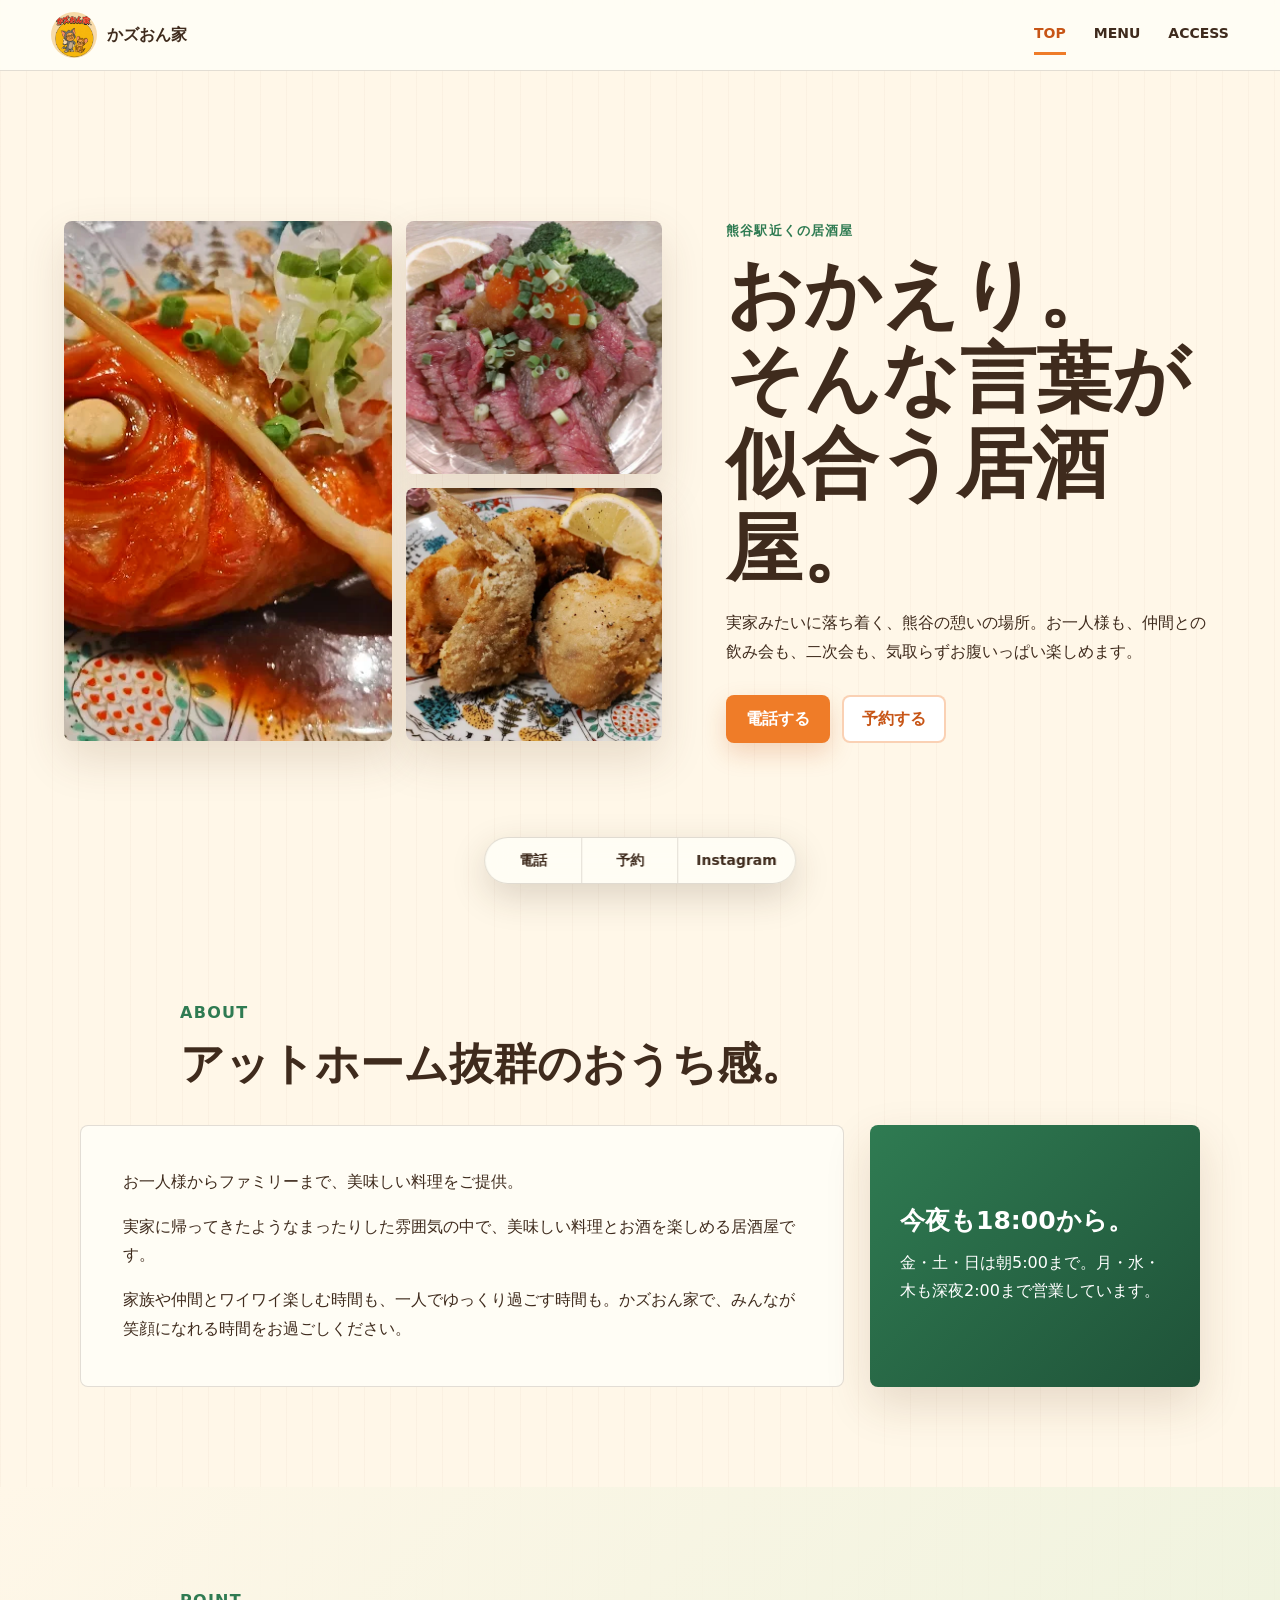
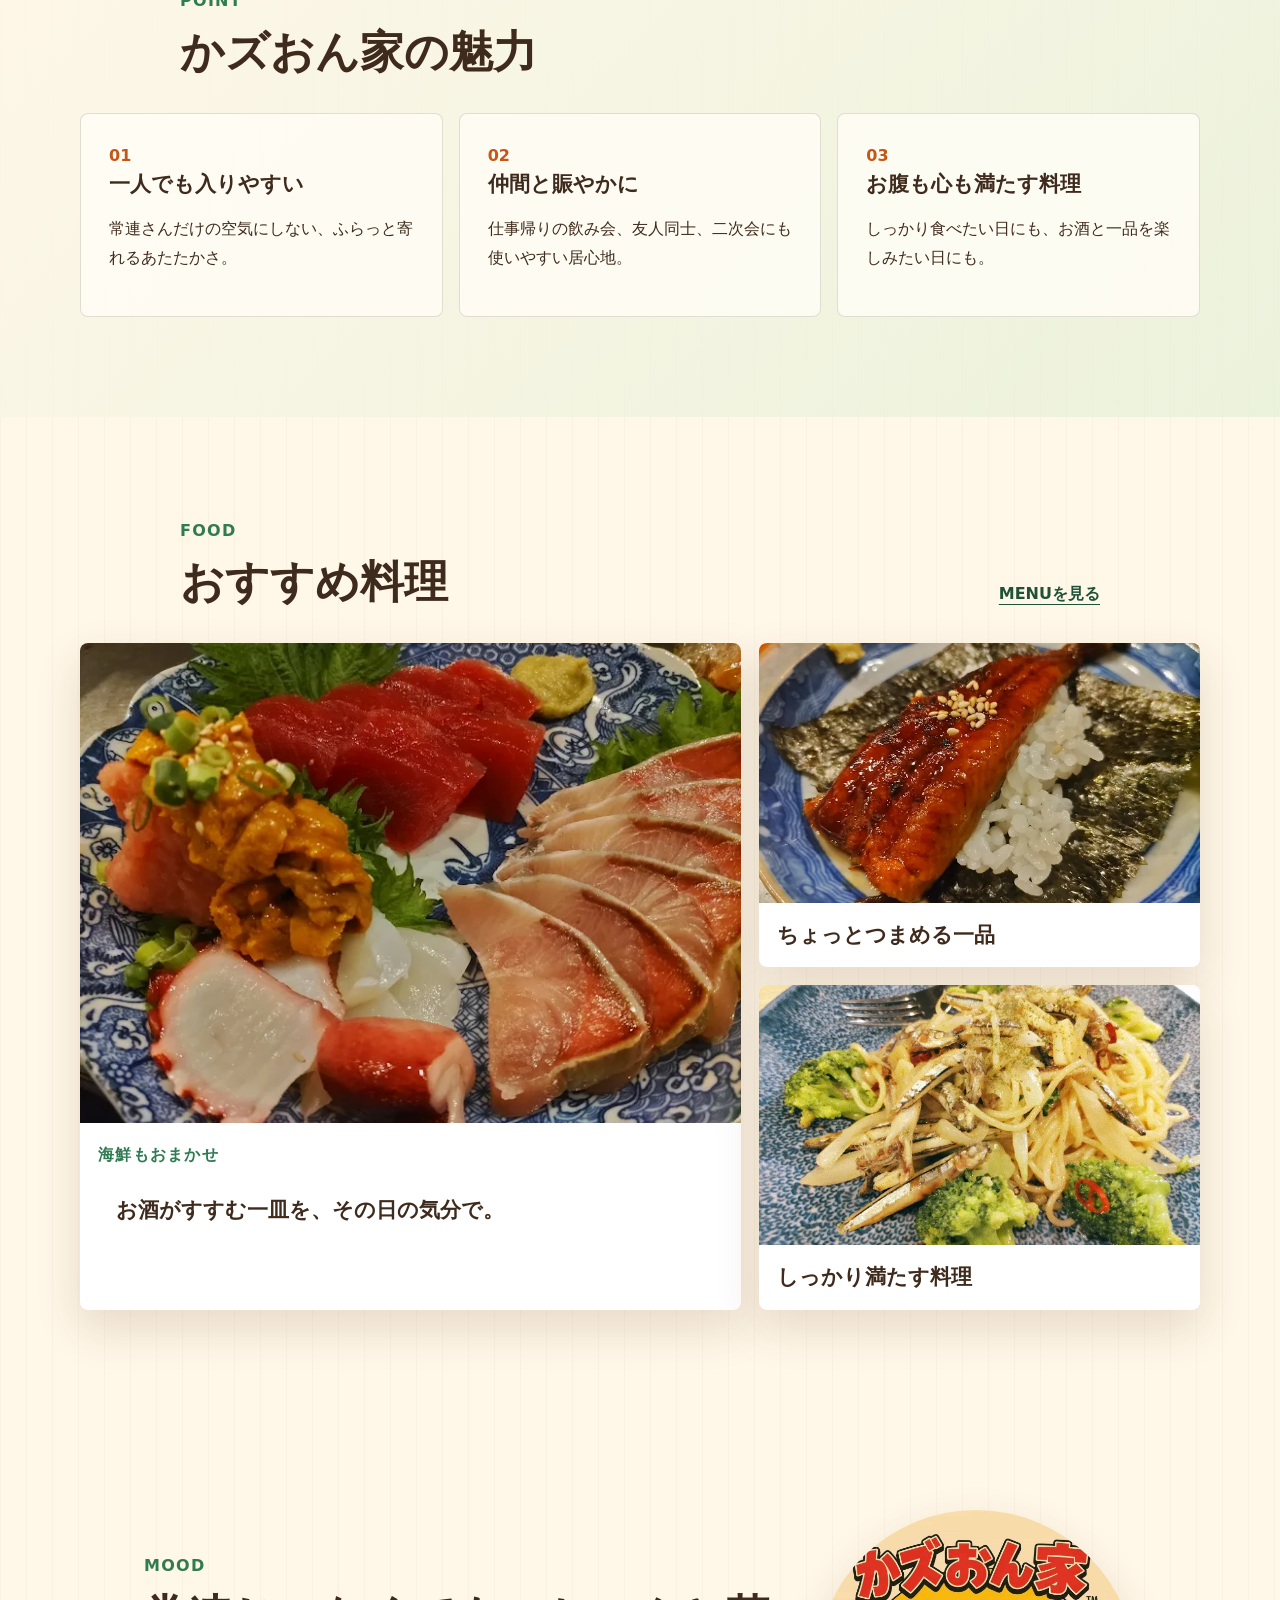
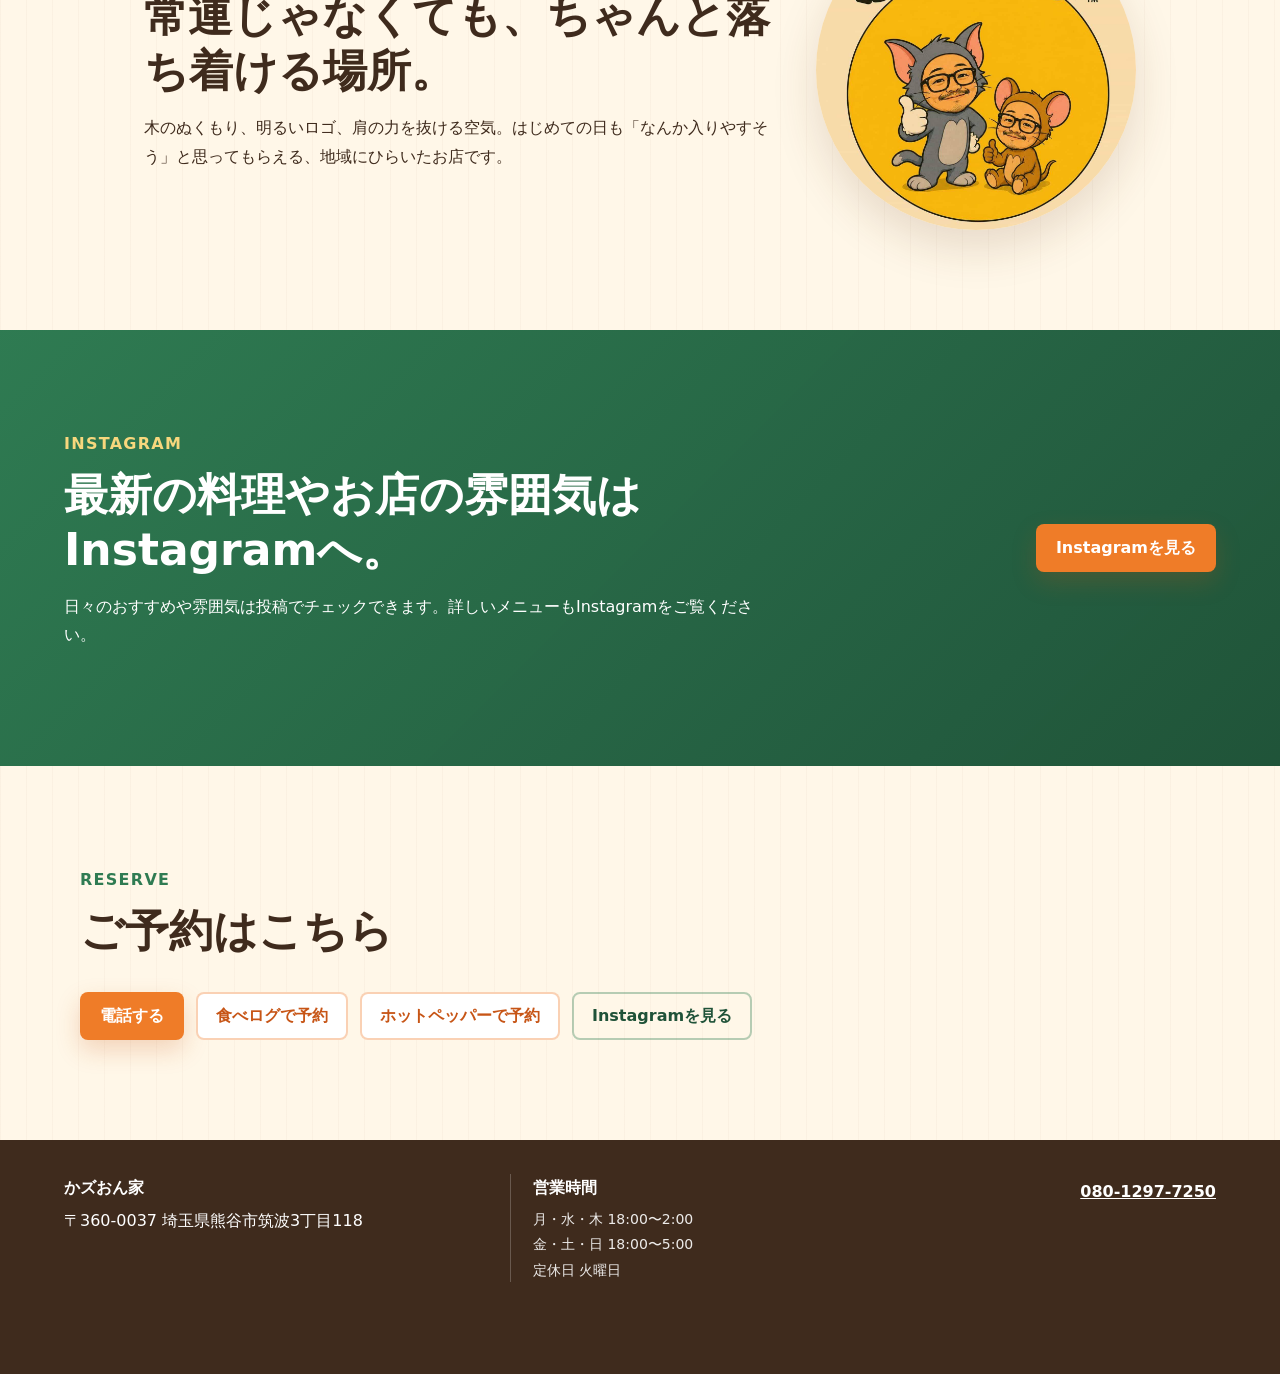
<file: index.html>
<!doctype html>
<html lang="ja">
<head>
  <meta charset="utf-8">
  <meta name="viewport" content="width=device-width, initial-scale=1">
  <title>かズおん家 | 熊谷駅近くのアットホームな居酒屋</title>
  <meta name="description" content="熊谷市筑波の居酒屋「かズおん家」。実家みたいに落ち着く雰囲気で、一人飲み、飲み会、深夜営業、宴会にも。電話・食べログ・ホットペッパーから予約できます。">
  <meta name="keywords" content="熊谷 居酒屋,熊谷駅 居酒屋,熊谷 飲み会,熊谷 一人飲み,熊谷 深夜営業,熊谷 宴会,かズおん家,熊谷 グルメ,熊谷 居酒屋 おすすめ">
  <meta property="og:title" content="かズおん家 | 熊谷の居酒屋">
  <meta property="og:description" content="おかえり。そんな言葉が似合う、熊谷のアットホームな居酒屋。">
  <meta property="og:type" content="website">
  <meta property="og:image" content="assets/logo.jpg">
  <link rel="icon" href="assets/logo.jpg">
  <link rel="stylesheet" href="styles.css">
</head>
<body>
  <header class="site-header">
    <a class="brand" href="index.html" aria-label="かズおん家 トップへ">
      <img src="assets/logo.jpg" alt="かズおん家 ロゴ">
      <span>かズおん家</span>
    </a>
    <nav class="global-nav" aria-label="主要ナビゲーション">
      <a href="index.html" aria-current="page">TOP</a>
      <a href="menu.html">MENU</a>
      <a href="access.html">ACCESS</a>
    </nav>
  </header>

  <main>
    <section class="hero">
      <div class="hero-media">
        <img src="assets/photo-04.webp" alt="煮付け料理の大皿">
        <img src="assets/photo-06.webp" alt="肉料理の盛り合わせ">
        <img src="assets/photo-05.webp" alt="揚げ物の盛り合わせ">
      </div>
      <div class="hero-copy">
        <p class="eyebrow">熊谷駅近くの居酒屋</p>
        <h1>おかえり。<br>そんな言葉が似合う居酒屋。</h1>
        <p>実家みたいに落ち着く、熊谷の憩いの場所。お一人様も、仲間との飲み会も、二次会も、気取らずお腹いっぱい楽しめます。</p>
        <div class="hero-actions">
          <a class="button primary" href="tel:08012977250">電話する</a>
          <a class="button secondary" href="https://www.hotpepper.jp/strJ003784474/" target="_blank" rel="noopener">予約する</a>
        </div>
      </div>
    </section>

    <section class="intro section">
      <div class="section-heading">
        <p class="eyebrow">ABOUT</p>
        <h2>アットホーム抜群のおうち感。</h2>
      </div>
      <div class="intro-grid">
        <div class="intro-text">
          <p>お一人様からファミリーまで、美味しい料理をご提供。</p>
          <p>実家に帰ってきたようなまったりした雰囲気の中で、美味しい料理とお酒を楽しめる居酒屋です。</p>
          <p>家族や仲間とワイワイ楽しむ時間も、一人でゆっくり過ごす時間も。かズおん家で、みんなが笑顔になれる時間をお過ごしください。</p>
        </div>
        <div class="info-note">
          <strong>今夜も18:00から。</strong>
          <span>金・土・日は朝5:00まで。月・水・木も深夜2:00まで営業しています。</span>
        </div>
      </div>
    </section>

    <section class="charms section warm-band">
      <div class="section-heading">
        <p class="eyebrow">POINT</p>
        <h2>かズおん家の魅力</h2>
      </div>
      <div class="point-list">
        <article>
          <span>01</span>
          <h3>一人でも入りやすい</h3>
          <p>常連さんだけの空気にしない、ふらっと寄れるあたたかさ。</p>
        </article>
        <article>
          <span>02</span>
          <h3>仲間と賑やかに</h3>
          <p>仕事帰りの飲み会、友人同士、二次会にも使いやすい居心地。</p>
        </article>
        <article>
          <span>03</span>
          <h3>お腹も心も満たす料理</h3>
          <p>しっかり食べたい日にも、お酒と一品を楽しみたい日にも。</p>
        </article>
      </div>
    </section>

    <section class="recommend section">
      <div class="section-heading split">
        <div>
          <p class="eyebrow">FOOD</p>
          <h2>おすすめ料理</h2>
        </div>
        <a class="text-link" href="menu.html">MENUを見る</a>
      </div>
      <div class="food-showcase">
        <article class="feature-food">
          <img src="assets/photo-11.webp" alt="刺身と海鮮の盛り合わせ">
          <div>
            <p class="eyebrow">海鮮もおまかせ</p>
            <h3>お酒がすすむ一皿を、その日の気分で。</h3>
          </div>
        </article>
        <article>
          <img src="assets/photo-10.webp" alt="明太子と海苔の料理">
          <h3>ちょっとつまめる一品</h3>
        </article>
        <article>
          <img src="assets/photo-13.webp" alt="パスタ料理">
          <h3>しっかり満たす料理</h3>
        </article>
      </div>
    </section>

    <section class="inside section">
      <div class="inside-copy">
        <p class="eyebrow">MOOD</p>
        <h2>常連じゃなくても、ちゃんと落ち着ける場所。</h2>
        <p>木のぬくもり、明るいロゴ、肩の力を抜ける空気。はじめての日も「なんか入りやすそう」と思ってもらえる、地域にひらいたお店です。</p>
      </div>
      <img class="logo-large" src="assets/logo.jpg" alt="かズおん家の親しみやすいロゴ">
    </section>

    <section class="instagram section green-band">
      <div>
        <p class="eyebrow">INSTAGRAM</p>
        <h2>最新の料理やお店の雰囲気はInstagramへ。</h2>
        <p>日々のおすすめや雰囲気は投稿でチェックできます。詳しいメニューもInstagramをご覧ください。</p>
      </div>
      <a class="button primary" href="https://www.instagram.com/kazu0nchi/?hl=ja" target="_blank" rel="noopener">Instagramを見る</a>
    </section>

    <section class="reserve section">
      <div class="section-heading">
        <p class="eyebrow">RESERVE</p>
        <h2>ご予約はこちら</h2>
      </div>
      <div class="cta-grid">
        <a class="button primary" href="tel:08012977250">電話する</a>
        <a class="button secondary" href="https://tabelog.com/saitama/A1105/A110501/11062223/" target="_blank" rel="noopener">食べログで予約</a>
        <a class="button secondary" href="https://www.hotpepper.jp/strJ003784474/" target="_blank" rel="noopener">ホットペッパーで予約</a>
        <a class="button ghost" href="https://www.instagram.com/kazu0nchi/?hl=ja" target="_blank" rel="noopener">Instagramを見る</a>
      </div>
    </section>
  </main>

  <footer class="site-footer">
    <div class="footer-shop">
      <strong>かズおん家</strong>
      <p>〒360-0037 埼玉県熊谷市筑波3丁目118</p>
    </div>
    <div class="footer-hours">
      <strong>営業時間</strong>
      <p>月・水・木 18:00〜2:00</p>
      <p>金・土・日 18:00〜5:00</p>
      <p>定休日 火曜日</p>
    </div>
    <p class="footer-tel"><a href="tel:08012977250">080-1297-7250</a></p>
  </footer>

  <div class="fixed-cta" aria-label="予約導線">
    <a href="tel:08012977250">電話</a>
    <a href="https://www.hotpepper.jp/strJ003784474/" target="_blank" rel="noopener">予約</a>
    <a href="https://www.instagram.com/kazu0nchi/?hl=ja" target="_blank" rel="noopener">Instagram</a>
  </div>
</body>
</html>
</file>
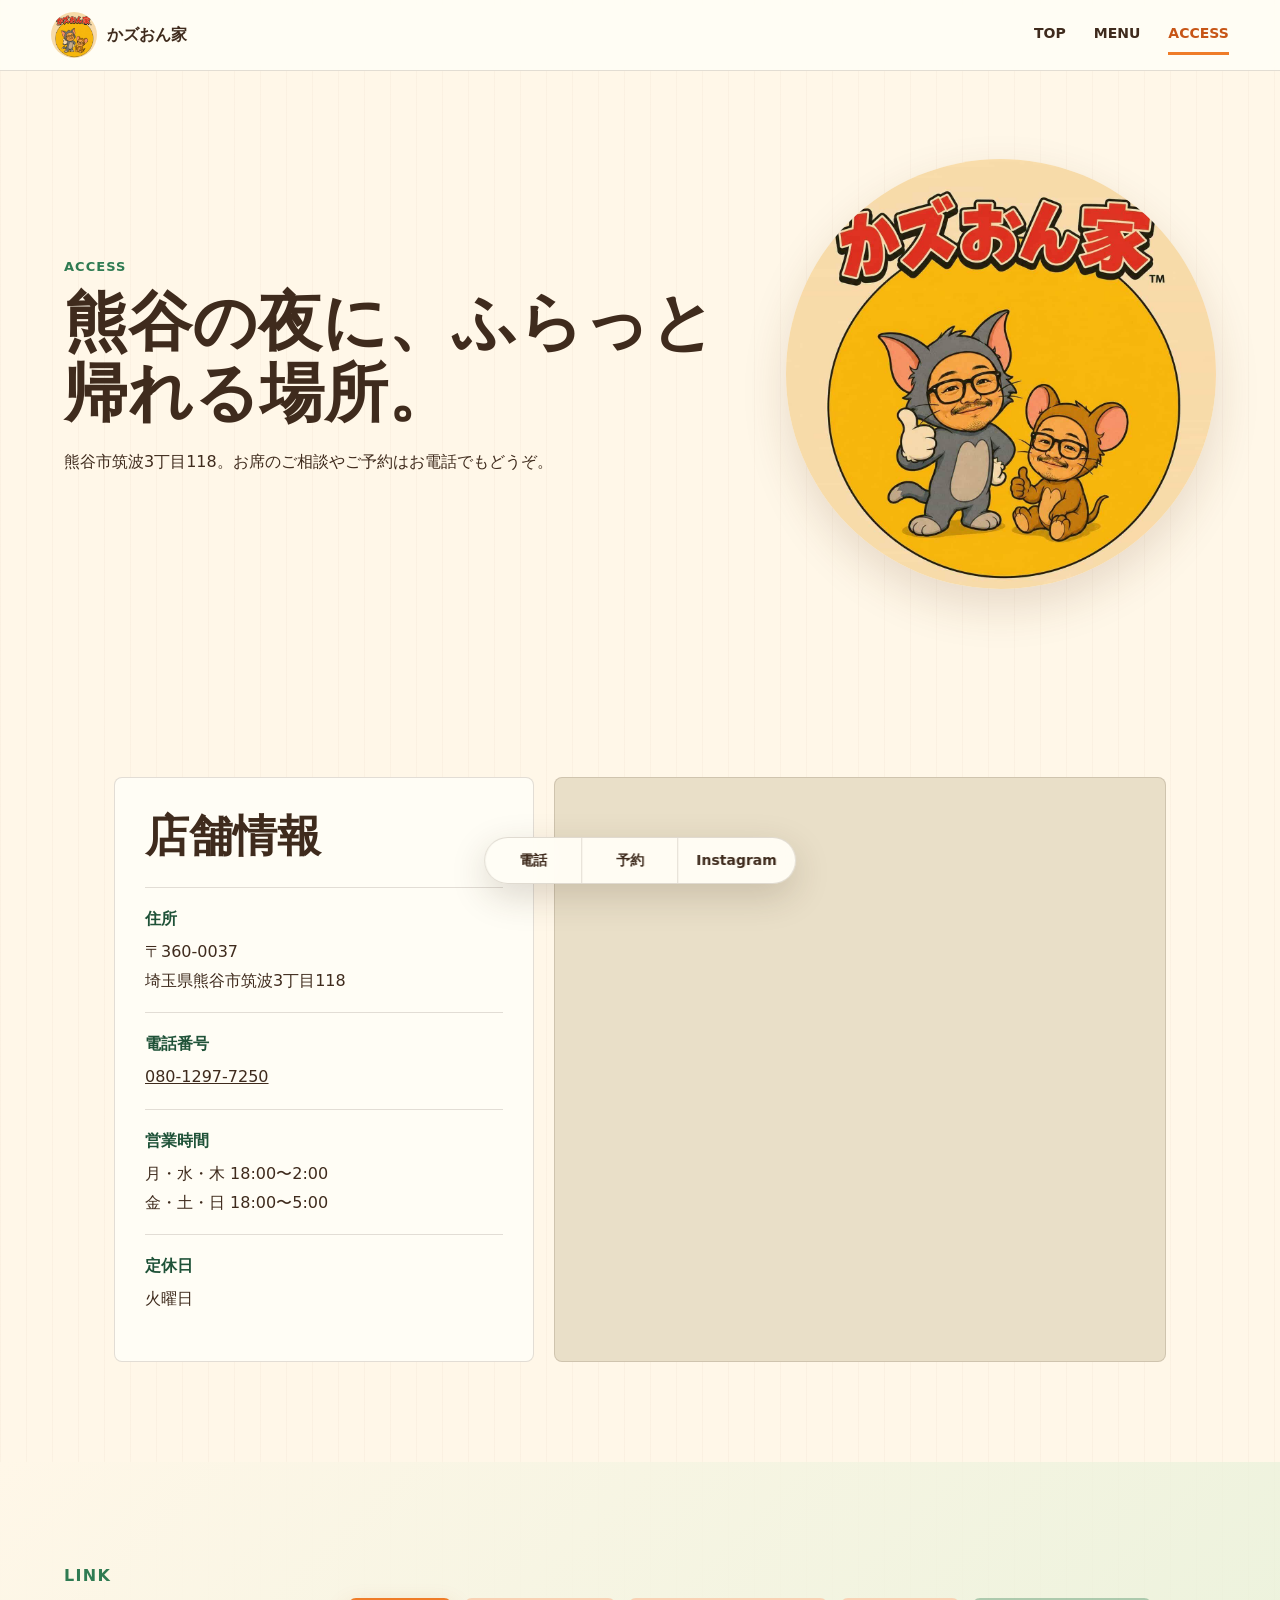
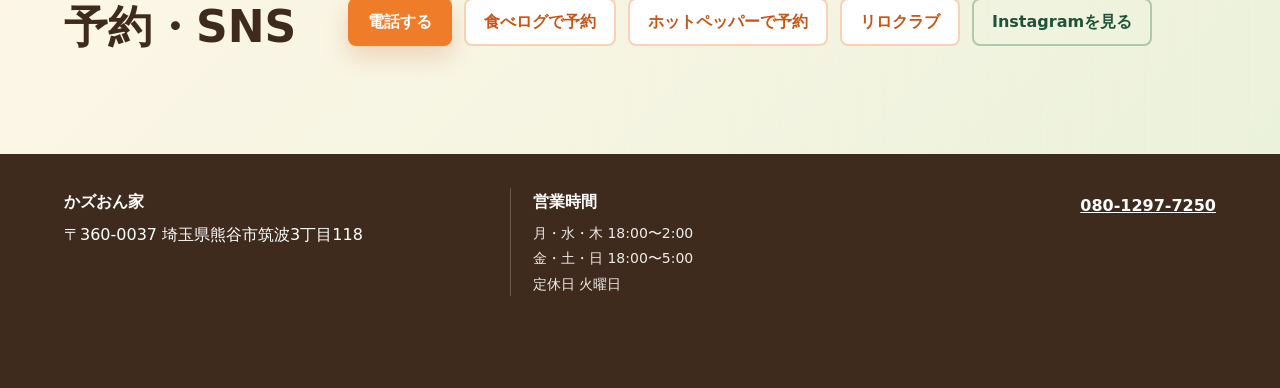
<file: access.html>
<!doctype html>
<html lang="ja">
<head>
  <meta charset="utf-8">
  <meta name="viewport" content="width=device-width, initial-scale=1">
  <title>ACCESS | かズおん家</title>
  <meta name="description" content="居酒屋「かズおん家」へのアクセス。埼玉県熊谷市筑波3丁目118、電話080-1297-7250。火曜定休、土日は朝5時まで営業。">
  <link rel="icon" href="assets/logo.jpg">
  <link rel="stylesheet" href="styles.css">
</head>
<body>
  <header class="site-header">
    <a class="brand" href="index.html" aria-label="かズおん家 トップへ">
      <img src="assets/logo.jpg" alt="かズおん家 ロゴ">
      <span>かズおん家</span>
    </a>
    <nav class="global-nav" aria-label="主要ナビゲーション">
      <a href="index.html">TOP</a>
      <a href="menu.html">MENU</a>
      <a href="access.html" aria-current="page">ACCESS</a>
    </nav>
  </header>

  <main>
    <section class="page-hero access-hero">
      <div>
        <p class="eyebrow">ACCESS</p>
        <h1>熊谷の夜に、ふらっと帰れる場所。</h1>
        <p>熊谷市筑波3丁目118。お席のご相談やご予約はお電話でもどうぞ。</p>
      </div>
      <img src="assets/logo.jpg" alt="かズおん家 ロゴ">
    </section>

    <section class="section access-layout">
      <div class="access-panel">
        <h2>店舗情報</h2>
        <dl class="shop-info">
          <div>
            <dt>住所</dt>
            <dd>〒360-0037<br>埼玉県熊谷市筑波3丁目118</dd>
          </div>
          <div>
            <dt>電話番号</dt>
            <dd><a href="tel:08012977250">080-1297-7250</a></dd>
          </div>
          <div>
            <dt>営業時間</dt>
            <dd>月・水・木 18:00〜2:00<br>金・土・日 18:00〜5:00</dd>
          </div>
          <div>
            <dt>定休日</dt>
            <dd>火曜日</dd>
          </div>
        </dl>
      </div>
      <div class="map-wrap">
        <iframe title="かズおん家 Google Map" src="https://www.google.com/maps?q=%E5%9F%BC%E7%8E%89%E7%9C%8C%E7%86%8A%E8%B0%B7%E5%B8%82%E7%AD%91%E6%B3%A23%E4%B8%81%E7%9B%AE118&output=embed" loading="lazy" referrerpolicy="no-referrer-when-downgrade"></iframe>
      </div>
    </section>

    <section class="section link-panel warm-band">
      <div>
        <p class="eyebrow">LINK</p>
        <h2>予約・SNS</h2>
      </div>
      <div class="cta-grid">
        <a class="button primary" href="tel:08012977250">電話する</a>
        <a class="button secondary" href="https://tabelog.com/saitama/A1105/A110501/11062223/" target="_blank" rel="noopener">食べログで予約</a>
        <a class="button secondary" href="https://www.hotpepper.jp/strJ003784474/" target="_blank" rel="noopener">ホットペッパーで予約</a>
        <a class="button secondary" href="https://www.fukuri.jp/lp/search/5105285.html" target="_blank" rel="noopener">リロクラブ</a>
        <a class="button ghost" href="https://www.instagram.com/kazu0nchi/?hl=ja" target="_blank" rel="noopener">Instagramを見る</a>
      </div>
    </section>
  </main>

  <footer class="site-footer">
    <div class="footer-shop">
      <strong>かズおん家</strong>
      <p>〒360-0037 埼玉県熊谷市筑波3丁目118</p>
    </div>
    <div class="footer-hours">
      <strong>営業時間</strong>
      <p>月・水・木 18:00〜2:00</p>
      <p>金・土・日 18:00〜5:00</p>
      <p>定休日 火曜日</p>
    </div>
    <p class="footer-tel"><a href="tel:08012977250">080-1297-7250</a></p>
  </footer>

  <div class="fixed-cta" aria-label="予約導線">
    <a href="tel:08012977250">電話</a>
    <a href="https://www.hotpepper.jp/strJ003784474/" target="_blank" rel="noopener">予約</a>
    <a href="https://www.instagram.com/kazu0nchi/?hl=ja" target="_blank" rel="noopener">Instagram</a>
  </div>
</body>
</html>
</file>
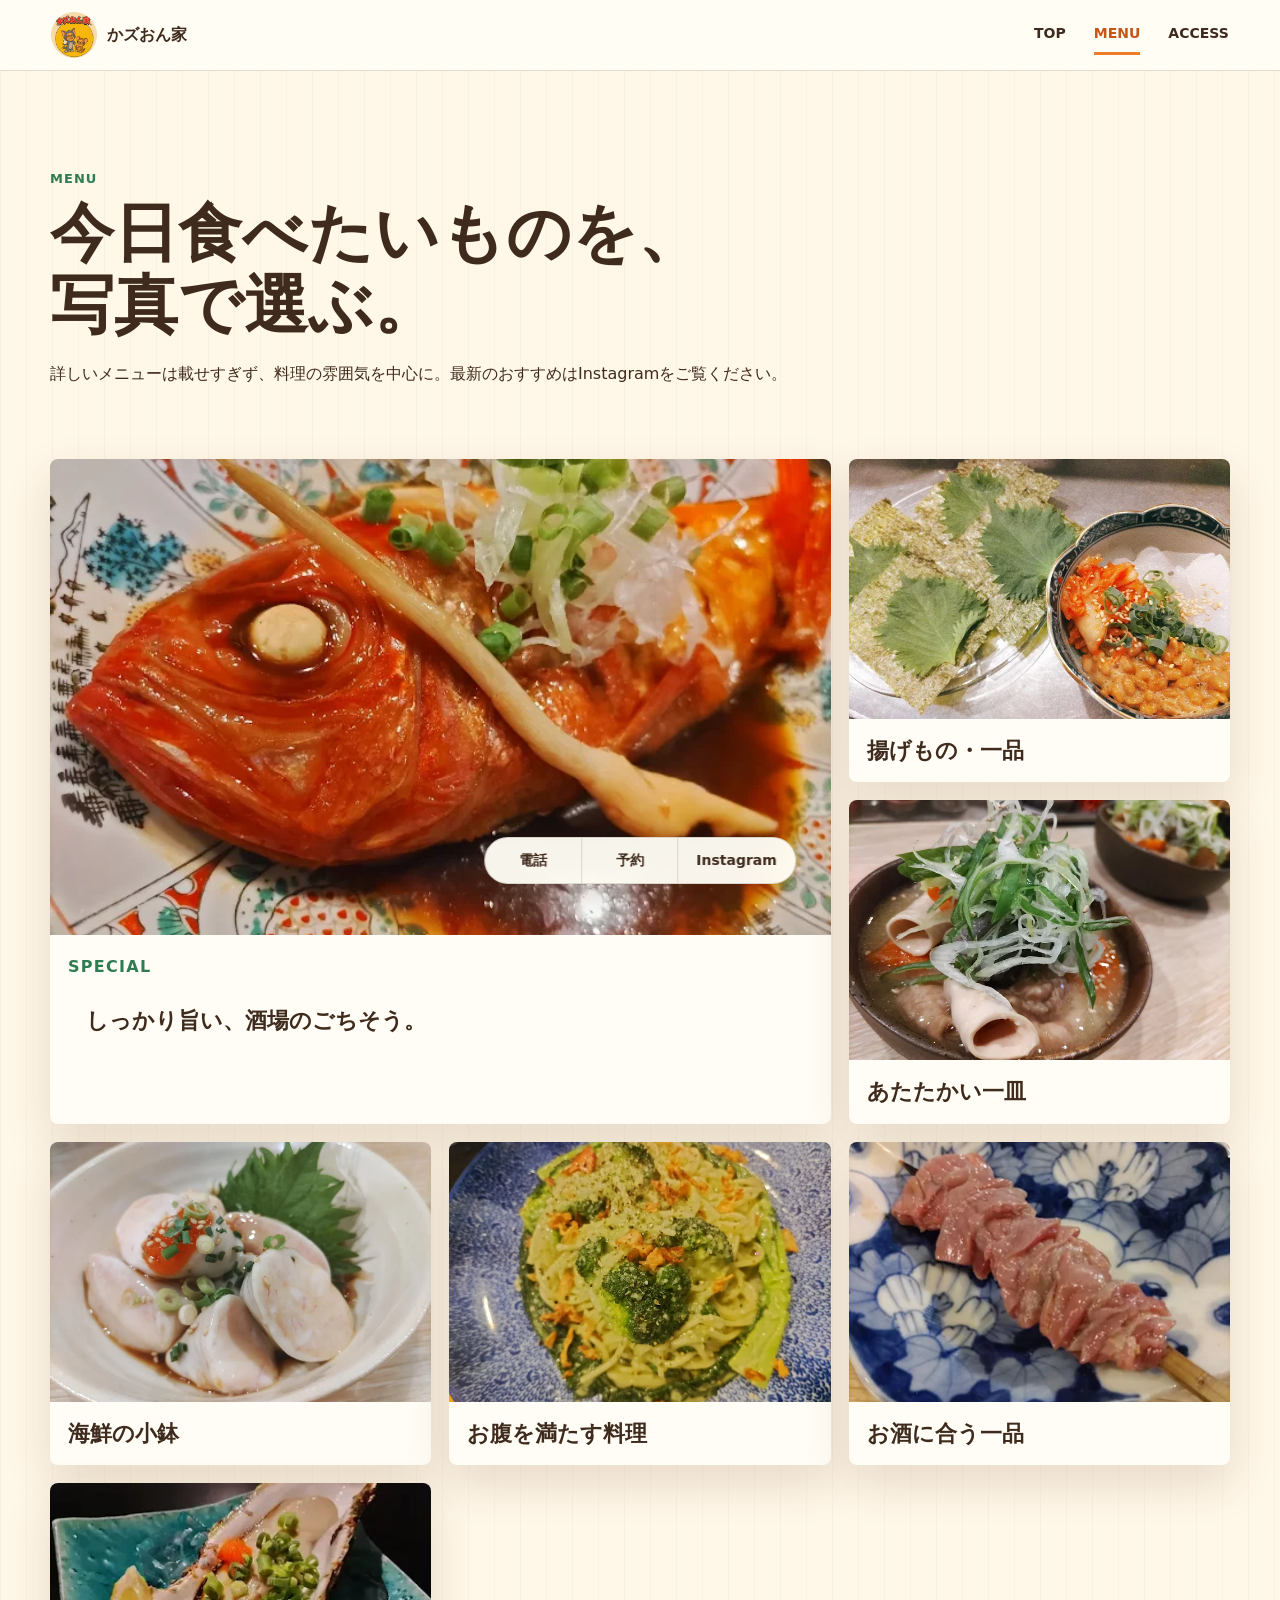
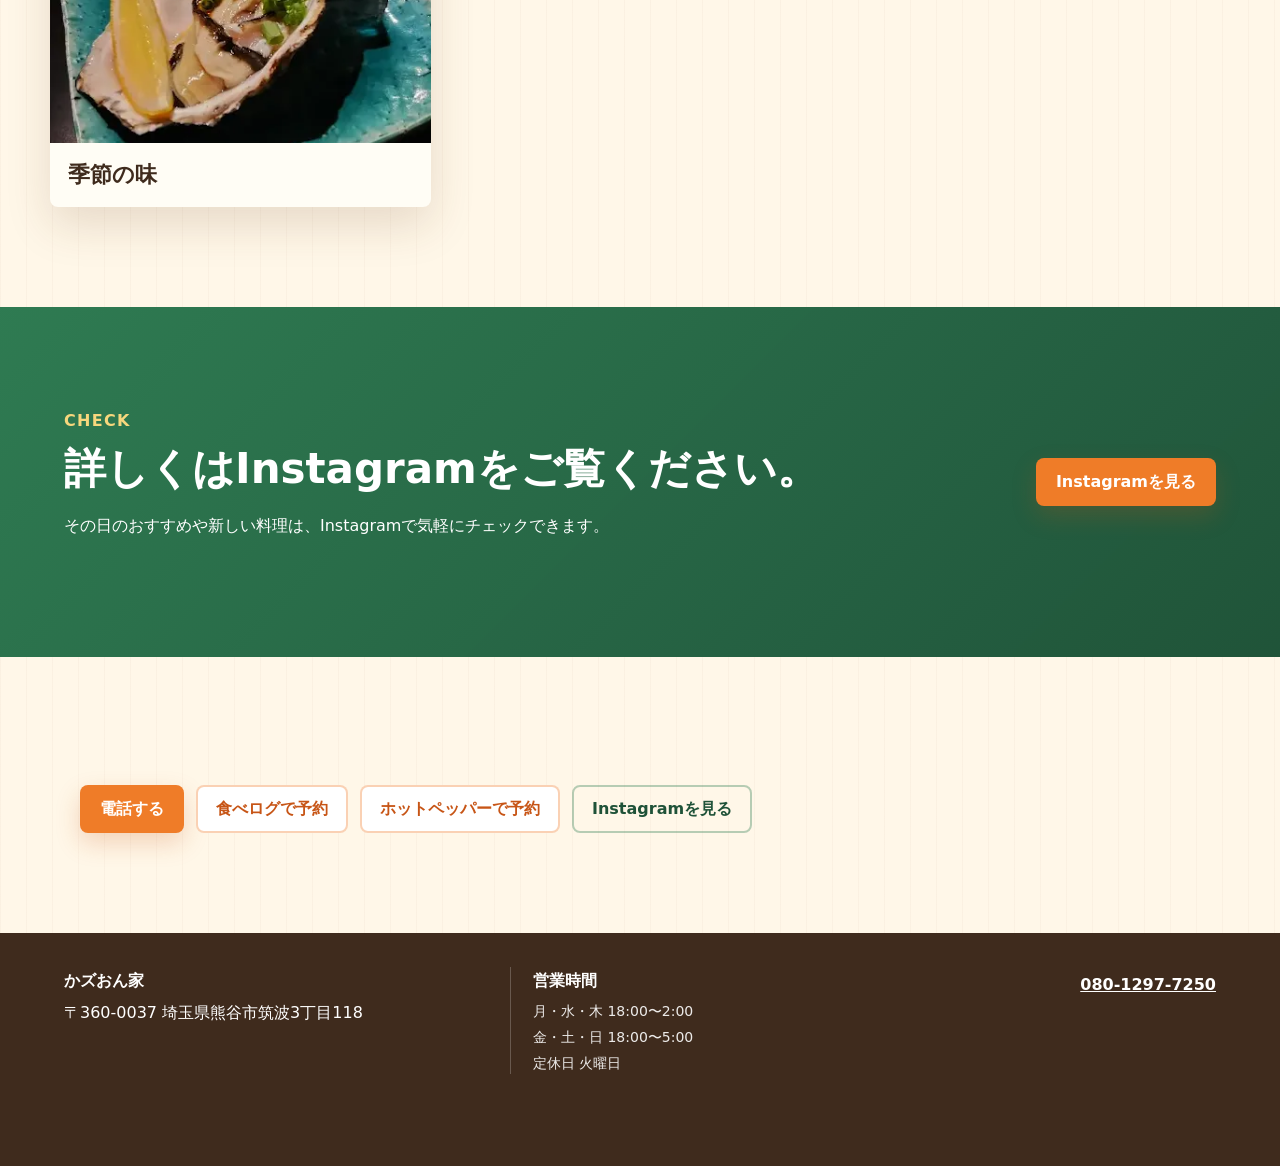
<file: menu.html>
<!doctype html>
<html lang="ja">
<head>
  <meta charset="utf-8">
  <meta name="viewport" content="width=device-width, initial-scale=1">
  <title>MENU | かズおん家</title>
  <meta name="description" content="熊谷の居酒屋「かズおん家」のメニューページ。料理写真を中心に、詳しいおすすめはInstagramでご確認ください。">
  <link rel="icon" href="assets/logo.jpg">
  <link rel="stylesheet" href="styles.css">
</head>
<body>
  <header class="site-header">
    <a class="brand" href="index.html" aria-label="かズおん家 トップへ">
      <img src="assets/logo.jpg" alt="かズおん家 ロゴ">
      <span>かズおん家</span>
    </a>
    <nav class="global-nav" aria-label="主要ナビゲーション">
      <a href="index.html">TOP</a>
      <a href="menu.html" aria-current="page">MENU</a>
      <a href="access.html">ACCESS</a>
    </nav>
  </header>

  <main>
    <section class="page-hero menu-hero">
      <div>
        <p class="eyebrow">MENU</p>
        <h1>今日食べたいものを、<br>写真で選ぶ。</h1>
        <p>詳しいメニューは載せすぎず、料理の雰囲気を中心に。最新のおすすめはInstagramをご覧ください。</p>
      </div>
    </section>

    <section class="section menu-gallery">
      <article class="menu-tile large">
        <img src="assets/photo-04.webp" alt="魚の煮付け">
        <div>
          <p class="eyebrow">SPECIAL</p>
          <h2>しっかり旨い、酒場のごちそう。</h2>
        </div>
      </article>
      <article class="menu-tile">
        <img src="assets/photo-08.webp" alt="天ぷらと納豆の料理">
        <h2>揚げもの・一品</h2>
      </article>
      <article class="menu-tile">
        <img src="assets/photo-02.webp" alt="もつ煮のような温かい料理">
        <h2>あたたかい一皿</h2>
      </article>
      <article class="menu-tile">
        <img src="assets/photo-09.webp" alt="貝料理">
        <h2>海鮮の小鉢</h2>
      </article>
      <article class="menu-tile">
        <img src="assets/photo-01.webp" alt="パスタ料理">
        <h2>お腹を満たす料理</h2>
      </article>
      <article class="menu-tile">
        <img src="assets/photo-03.webp" alt="串料理">
        <h2>お酒に合う一品</h2>
      </article>
      <article class="menu-tile">
        <img src="assets/photo-07.webp" alt="牡蠣の料理">
        <h2>季節の味</h2>
      </article>
    </section>

    <section class="section instagram green-band">
      <div>
        <p class="eyebrow">CHECK</p>
        <h2>詳しくはInstagramをご覧ください。</h2>
        <p>その日のおすすめや新しい料理は、Instagramで気軽にチェックできます。</p>
      </div>
      <a class="button primary" href="https://www.instagram.com/kazu0nchi/?hl=ja" target="_blank" rel="noopener">Instagramを見る</a>
    </section>

    <section class="reserve section">
      <div class="cta-grid">
        <a class="button primary" href="tel:08012977250">電話する</a>
        <a class="button secondary" href="https://tabelog.com/saitama/A1105/A110501/11062223/" target="_blank" rel="noopener">食べログで予約</a>
        <a class="button secondary" href="https://www.hotpepper.jp/strJ003784474/" target="_blank" rel="noopener">ホットペッパーで予約</a>
        <a class="button ghost" href="https://www.instagram.com/kazu0nchi/?hl=ja" target="_blank" rel="noopener">Instagramを見る</a>
      </div>
    </section>
  </main>

  <footer class="site-footer">
    <div class="footer-shop">
      <strong>かズおん家</strong>
      <p>〒360-0037 埼玉県熊谷市筑波3丁目118</p>
    </div>
    <div class="footer-hours">
      <strong>営業時間</strong>
      <p>月・水・木 18:00〜2:00</p>
      <p>金・土・日 18:00〜5:00</p>
      <p>定休日 火曜日</p>
    </div>
    <p class="footer-tel"><a href="tel:08012977250">080-1297-7250</a></p>
  </footer>

  <div class="fixed-cta" aria-label="予約導線">
    <a href="tel:08012977250">電話</a>
    <a href="https://www.hotpepper.jp/strJ003784474/" target="_blank" rel="noopener">予約</a>
    <a href="https://www.instagram.com/kazu0nchi/?hl=ja" target="_blank" rel="noopener">Instagram</a>
  </div>
</body>
</html>
</file>
<file: styles.css>
:root {
  --cream: #fff7e8;
  --paper: #fffdf5;
  --wood: #8b542e;
  --brown: #3f2b1d;
  --orange: #ef7c28;
  --orange-dark: #c75516;
  --green: #2f7b52;
  --green-dark: #1f5238;
  --mint: #e3f0d7;
  --line: rgba(63, 43, 29, .15);
  --shadow: 0 18px 45px rgba(95, 56, 22, .15);
  --radius: 8px;
}

* {
  box-sizing: border-box;
}

html {
  scroll-behavior: smooth;
}

body {
  margin: 0;
  color: var(--brown);
  background:
    linear-gradient(90deg, rgba(139, 84, 46, .035) 1px, transparent 1px) 0 0 / 26px 26px,
    var(--cream);
  font-family: "Hiragino Sans", "Yu Gothic", "YuGothic", "Noto Sans JP", system-ui, sans-serif;
  line-height: 1.8;
}

a {
  color: inherit;
}

img {
  display: block;
  max-width: 100%;
}

.site-header {
  position: sticky;
  top: 0;
  z-index: 20;
  display: flex;
  align-items: center;
  justify-content: space-between;
  gap: 20px;
  padding: 12px clamp(16px, 4vw, 54px);
  border-bottom: 1px solid var(--line);
  background: rgba(255, 253, 245, .93);
  backdrop-filter: blur(14px);
}

.brand {
  display: inline-flex;
  align-items: center;
  gap: 10px;
  font-weight: 800;
  text-decoration: none;
  letter-spacing: 0;
}

.brand img {
  width: 46px;
  height: 46px;
  border-radius: 50%;
  object-fit: cover;
}

.global-nav {
  display: flex;
  gap: clamp(12px, 3vw, 28px);
  font-size: 14px;
  font-weight: 800;
}

.global-nav a {
  padding: 6px 0;
  text-decoration: none;
  border-bottom: 3px solid transparent;
}

.global-nav a[aria-current="page"] {
  color: var(--orange-dark);
  border-color: var(--orange);
}

.hero {
  min-height: calc(100vh - 72px);
  display: grid;
  grid-template-columns: minmax(0, 1.1fr) minmax(330px, .9fr);
  gap: clamp(24px, 5vw, 64px);
  align-items: center;
  padding: clamp(28px, 5vw, 70px) clamp(16px, 5vw, 72px) 72px;
}

.hero-media {
  display: grid;
  grid-template-columns: 1fr .78fr;
  grid-template-rows: 1fr 1fr;
  gap: 14px;
  min-height: 520px;
}

.hero-media img {
  width: 100%;
  height: 100%;
  object-fit: cover;
  border-radius: var(--radius);
  box-shadow: var(--shadow);
  filter: saturate(1.08) contrast(1.02);
}

.hero-media img:first-child {
  grid-row: span 2;
}

.hero-copy {
  max-width: 590px;
}

.eyebrow {
  margin: 0 0 8px;
  color: var(--green);
  font-size: 13px;
  font-weight: 900;
  letter-spacing: .08em;
}

h1,
h2,
h3,
p {
  overflow-wrap: anywhere;
}

h1 {
  margin: 0 0 18px;
  font-size: clamp(42px, 6vw, 76px);
  line-height: 1.12;
  letter-spacing: 0;
}

h2 {
  margin: 0;
  font-size: clamp(28px, 4vw, 44px);
  line-height: 1.25;
  letter-spacing: 0;
}

h3 {
  margin: 0;
  font-size: 21px;
  line-height: 1.35;
}

.hero-copy > p:not(.eyebrow),
.section p {
  font-size: 16px;
}

.hero-actions,
.cta-grid {
  display: flex;
  flex-wrap: wrap;
  gap: 12px;
  margin-top: 28px;
}

.button {
  min-height: 48px;
  display: inline-flex;
  align-items: center;
  justify-content: center;
  gap: 8px;
  padding: 11px 18px;
  border: 2px solid transparent;
  border-radius: var(--radius);
  font-weight: 900;
  text-decoration: none;
  line-height: 1.25;
}

.button.primary {
  background: var(--orange);
  color: #fff;
  box-shadow: 0 10px 24px rgba(199, 85, 22, .22);
}

.button.secondary {
  background: #fff;
  border-color: rgba(239, 124, 40, .35);
  color: var(--orange-dark);
}

.button.ghost {
  background: transparent;
  border-color: rgba(47, 123, 82, .35);
  color: var(--green-dark);
}

.section {
  padding: clamp(54px, 8vw, 100px) clamp(16px, 5vw, 72px);
}

.section-heading {
  max-width: 920px;
  margin: 0 auto 34px;
}

.section-heading.split {
  display: flex;
  justify-content: space-between;
  gap: 20px;
  align-items: end;
}

.text-link {
  color: var(--green-dark);
  font-weight: 900;
  text-underline-offset: 5px;
}

.intro-grid {
  max-width: 1120px;
  margin: 0 auto;
  display: grid;
  grid-template-columns: minmax(0, 1fr) 330px;
  gap: 26px;
  align-items: stretch;
}

.intro-text {
  padding: clamp(24px, 4vw, 42px);
  background: var(--paper);
  border: 1px solid var(--line);
  border-radius: var(--radius);
}

.intro-text p:first-child {
  margin-top: 0;
}

.intro-text p:last-child {
  margin-bottom: 0;
}

.info-note {
  display: flex;
  flex-direction: column;
  justify-content: center;
  gap: 12px;
  padding: 30px;
  color: #fff;
  background:
    linear-gradient(135deg, rgba(47, 123, 82, .94), rgba(31, 82, 56, .98)),
    var(--green);
  border-radius: var(--radius);
  box-shadow: var(--shadow);
}

.info-note strong {
  font-size: 25px;
  line-height: 1.25;
}

.warm-band {
  background: linear-gradient(135deg, rgba(255, 247, 232, .96), rgba(227, 240, 215, .7));
}

.green-band {
  background:
    linear-gradient(135deg, rgba(47, 123, 82, .95), rgba(31, 82, 56, .96)),
    var(--green);
  color: #fff;
}

.green-band .eyebrow {
  color: #f7d77d;
}

.point-list {
  max-width: 1120px;
  margin: 0 auto;
  display: grid;
  grid-template-columns: repeat(3, 1fr);
  gap: 16px;
}

.point-list article {
  padding: 28px;
  background: rgba(255, 253, 245, .86);
  border: 1px solid var(--line);
  border-radius: var(--radius);
}

.point-list span {
  color: var(--orange-dark);
  font-weight: 900;
}

.food-showcase {
  max-width: 1120px;
  margin: 0 auto;
  display: grid;
  grid-template-columns: 1.2fr .8fr;
  gap: 18px;
}

.food-showcase article {
  position: relative;
  min-height: 260px;
  overflow: hidden;
  border-radius: var(--radius);
  background: #fff;
  box-shadow: var(--shadow);
}

.food-showcase img {
  width: 100%;
  height: 260px;
  object-fit: cover;
}

.food-showcase h3,
.feature-food div {
  padding: 18px;
}

.feature-food {
  grid-row: span 2;
}

.feature-food img {
  height: 480px;
}

.inside {
  max-width: 1120px;
  margin: 0 auto;
  display: grid;
  grid-template-columns: minmax(0, 1fr) 320px;
  gap: 34px;
  align-items: center;
}

.inside-copy {
  max-width: 720px;
}

.logo-large {
  width: 100%;
  border-radius: 50%;
  box-shadow: var(--shadow);
}

.instagram {
  display: flex;
  align-items: center;
  justify-content: space-between;
  gap: 28px;
}

.instagram > div {
  max-width: 720px;
}

.menu-gallery + .instagram > div {
  max-width: 980px;
}

.menu-gallery + .instagram h2 {
  font-size: clamp(28px, 3.3vw, 42px);
  white-space: nowrap;
}

.reserve .section-heading,
.reserve .cta-grid {
  max-width: 1120px;
  margin-left: auto;
  margin-right: auto;
}

.site-footer {
  display: grid;
  grid-template-columns: minmax(260px, 1fr) minmax(260px, auto) minmax(180px, 1fr);
  align-items: start;
  gap: clamp(20px, 5vw, 56px);
  padding: 34px clamp(16px, 5vw, 72px) 92px;
  color: #fff;
  background: var(--brown);
}

.site-footer p {
  margin: 4px 0 0;
}

.footer-hours {
  padding: 0 0 0 22px;
  border-left: 1px solid rgba(255, 255, 255, .22);
}

.footer-hours strong {
  display: block;
  margin-bottom: 6px;
}

.footer-hours p {
  color: rgba(255, 255, 255, .9);
  font-size: 14px;
  line-height: 1.55;
}

.footer-tel {
  justify-self: end;
  font-weight: 800;
}

.fixed-cta {
  position: fixed;
  left: 50%;
  bottom: 16px;
  z-index: 30;
  transform: translateX(-50%);
  display: flex;
  overflow: hidden;
  border: 1px solid rgba(63, 43, 29, .16);
  border-radius: 999px;
  background: rgba(255, 253, 245, .96);
  box-shadow: 0 12px 36px rgba(63, 43, 29, .18);
  backdrop-filter: blur(14px);
}

.fixed-cta a {
  min-width: 96px;
  padding: 10px 18px;
  color: var(--brown);
  font-size: 14px;
  font-weight: 900;
  text-align: center;
  text-decoration: none;
}

.fixed-cta a + a {
  border-left: 1px solid var(--line);
}

.page-hero {
  display: grid;
  grid-template-columns: minmax(0, 1fr) minmax(280px, 430px);
  gap: clamp(22px, 5vw, 58px);
  align-items: center;
  padding: clamp(44px, 7vw, 88px) clamp(16px, 5vw, 72px);
}

.page-hero h1 {
  font-size: clamp(40px, 5vw, 64px);
}

.page-hero img {
  width: 100%;
  aspect-ratio: 4 / 3;
  object-fit: cover;
  border-radius: var(--radius);
  box-shadow: var(--shadow);
}

.access-hero img {
  aspect-ratio: 1;
  border-radius: 50%;
}

.menu-hero {
  width: min(1180px, calc(100% - 32px));
  display: block;
  margin: 0 auto;
  padding: clamp(58px, 8vw, 96px) 0 clamp(30px, 5vw, 54px);
}

.menu-hero > div {
  max-width: 780px;
}

.menu-hero + .menu-gallery {
  width: min(1180px, calc(100% - 32px));
  padding: 0 0 clamp(54px, 8vw, 100px);
}

.menu-gallery {
  max-width: 1180px;
  margin: 0 auto;
  display: grid;
  grid-template-columns: repeat(3, 1fr);
  gap: 18px;
}

.menu-tile {
  overflow: hidden;
  background: var(--paper);
  border-radius: var(--radius);
  box-shadow: var(--shadow);
}

.menu-tile.large {
  grid-column: span 2;
  grid-row: span 2;
}

.menu-tile img {
  width: 100%;
  height: 260px;
  object-fit: cover;
}

.menu-tile.large img {
  height: 476px;
}

.menu-tile h2,
.menu-tile div {
  padding: 18px;
}

.menu-tile h2 {
  font-size: 22px;
}

.access-layout {
  max-width: 1180px;
  margin: 0 auto;
  display: grid;
  grid-template-columns: 420px minmax(0, 1fr);
  gap: 20px;
}

.access-panel {
  padding: 30px;
  background: var(--paper);
  border: 1px solid var(--line);
  border-radius: var(--radius);
}

.shop-info {
  margin: 24px 0 0;
}

.shop-info div {
  padding: 17px 0;
  border-top: 1px solid var(--line);
}

.shop-info dt {
  color: var(--green-dark);
  font-weight: 900;
}

.shop-info dd {
  margin: 4px 0 0;
}

.map-wrap {
  min-height: 520px;
  overflow: hidden;
  border: 1px solid var(--line);
  border-radius: var(--radius);
  background: #e9dfc8;
}

.map-wrap iframe {
  width: 100%;
  height: 100%;
  min-height: 520px;
  border: 0;
}

.link-panel {
  display: grid;
  grid-template-columns: 260px minmax(0, 1fr);
  gap: 24px;
  align-items: center;
}

@media (max-width: 900px) {
  .hero,
  .page-hero,
  .intro-grid,
  .inside,
  .access-layout,
  .link-panel {
    grid-template-columns: 1fr;
  }

  .hero {
    min-height: auto;
  }

  .hero-media {
    min-height: 420px;
    order: 2;
  }

  .hero-copy {
    order: 1;
  }

  .point-list,
  .food-showcase,
  .menu-gallery {
    grid-template-columns: 1fr;
  }

  .feature-food,
  .menu-tile.large {
    grid-row: auto;
    grid-column: auto;
  }

  .feature-food img,
  .menu-tile.large img {
    height: 300px;
  }

  .instagram,
  .section-heading.split {
    align-items: flex-start;
    flex-direction: column;
  }

  .site-footer {
    grid-template-columns: 1fr;
  }

  .footer-hours {
    padding-left: 0;
    border-left: 0;
  }

  .footer-tel {
    justify-self: start;
  }
}

@media (max-width: 620px) {
  .site-header {
    align-items: flex-start;
    flex-direction: column;
    gap: 8px;
  }

  .brand img {
    width: 40px;
    height: 40px;
  }

  .global-nav {
    width: 100%;
    justify-content: space-between;
  }

  .hero-media {
    min-height: 0;
    grid-template-columns: 1fr;
    grid-template-rows: none;
  }

  .hero-media img {
    height: 230px;
  }

  .hero-media img:first-child {
    grid-row: auto;
  }

  h1 {
    font-size: 40px;
  }

  h2 {
    font-size: 30px;
  }

  .cta-grid,
  .hero-actions {
    flex-direction: column;
  }

  .button {
    width: 100%;
  }

  .fixed-cta {
    width: calc(100% - 24px);
    bottom: 10px;
  }

  .fixed-cta a {
    min-width: 0;
    flex: 1;
    padding: 10px 8px;
  }

  .map-wrap,
  .map-wrap iframe {
    min-height: 360px;
  }
}
</file>
